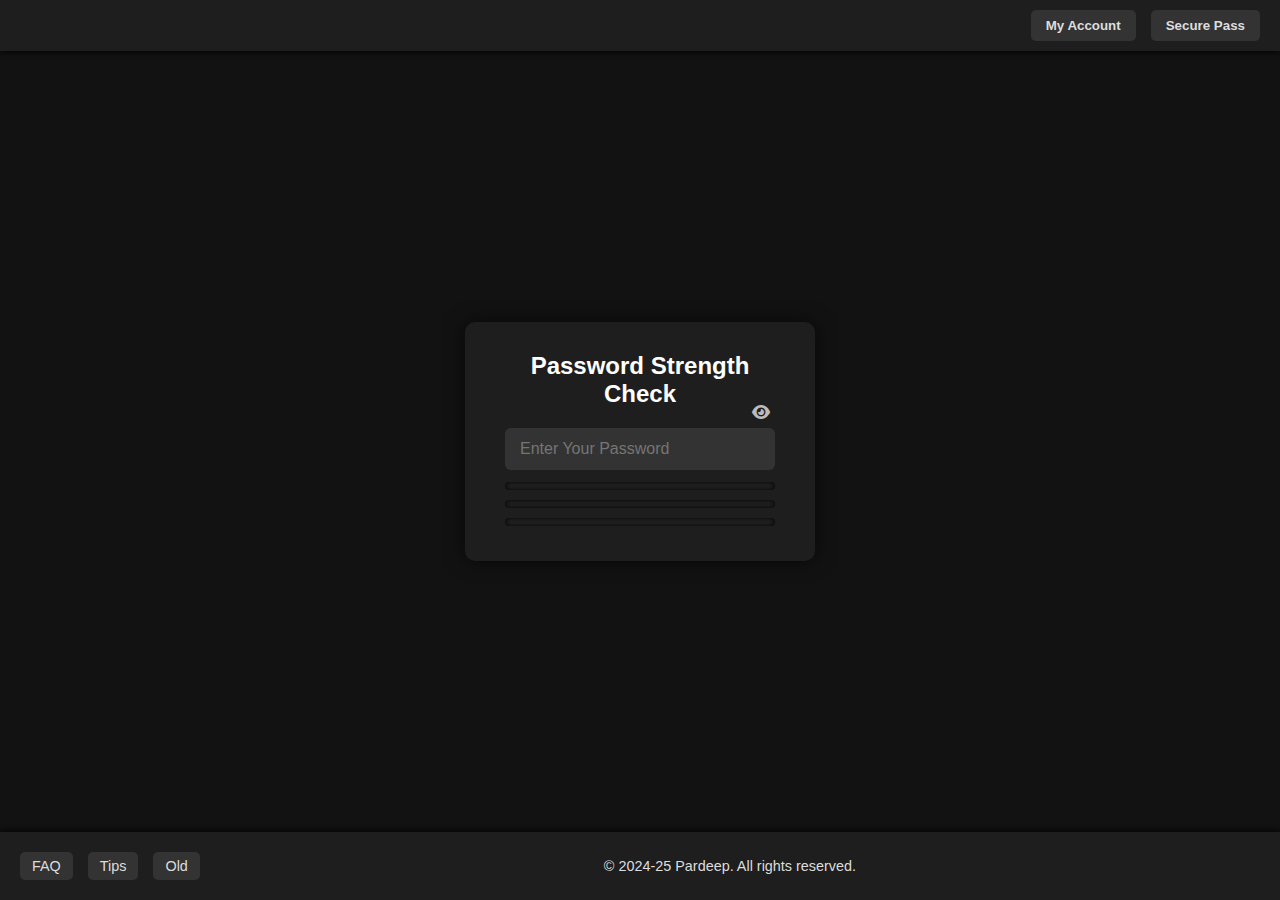
<file: index.html>
<!DOCTYPE html>
<html lang="en">
<head>
    <meta charset="UTF-8" />
    <meta name="viewport" content="width=device-width, initial-scale=1" />
    <title>Password Strength Checker</title>
    <link
    
      rel="stylesheet"
      href="https://cdnjs.cloudflare.com/ajax/libs/font-awesome/6.0.0-beta3/css/all.min.css"
    />
    <link rel="stylesheet" href="style.css" />

</head>
<body>
    <nav class="top-nav">
        <button onclick="location.href='/Account.html'">My Account</button>
                <button onclick="location.href='/pass.html'">Secure Pass</button>

    </nav>

    <main>
        <div class="box">
            <h2>Password Strength <span id="text">Check</span></h2>
            <input type="password" id="password" placeholder="Enter Your Password" />
            <i class="fas fa-eye eye-icon" id="togglePassword"></i>

            <div id="crack-time"></div>

            <div class="password-strength" id="strength-bar-1"></div>
            <div class="password-strength" id="strength-bar-2"></div>
            <div class="password-strength" id="strength-bar-3"></div>
        </div>
    </main>
  <!-- © 2024-2025 Pardeep Kumar -->

    <footer>
        <div class="footer-left">
            <a href="/faq.html">FAQ</a>
            <a href="/tips.html">Tips</a>
            <a href="/Old.html">Old</a>

            
        </div>
        <div class="footer-center">
            &copy; 2024-25 Pardeep. All rights reserved.
        </div>
        <div class="footer-right">
        </div>




    </footer>

    <script>
        const passwordInput = document.getElementById('password');
        const strengthText = document.getElementById('text');
        const crackTime = document.getElementById('crack-time');
        const togglePassword = document.getElementById('togglePassword');
        const strengthBars = [
            document.getElementById('strength-bar-1'),
            document.getElementById('strength-bar-2'),
            document.getElementById('strength-bar-3'),
        ];

        const charsetSize = (password) => {
            let size = 0;
            if (/[a-z]/.test(password)) size += 26;
            if (/[A-Z]/.test(password)) size += 26;
            if (/[0-9]/.test(password)) size += 10;
            if (/[^a-zA-Z0-9]/.test(password)) size += 32;
            return size;
        };

        const formatTime = (seconds) => {
            if (seconds < 1) return "Instantly";
            const units = [
                { name: "year", value: 31536000 },
                { name: "day", value: 86400 },
                { name: "hour", value: 3600 },
                { name: "minute", value: 60 },
                { name: "second", value: 1 }
            ];
            let result = [];
            for (const unit of units) {
                const amt = Math.floor(seconds / unit.value);
                if (amt > 0) {
                    result.push(`${amt} ${unit.name}${amt > 1 ? "s" : ""}`);
                    seconds -= amt * unit.value;
                }
                if (result.length === 2) break;
            }
            return result.join(", ");
        };

        passwordInput.addEventListener('input', function () {
            const password = passwordInput.value;
            if (!password) {
                strengthText.textContent = '';
                crackTime.textContent = '';
                strengthBars.forEach(bar => (bar.style.background = '#222'));
                return;
            }

            const length = password.length;
            const charset = charsetSize(password);
            const entropy = Math.log2(Math.pow(charset, length));
            const guesses = Math.pow(2, entropy);
            const attemptsPerSecond = 1e9; // 1 billion guesses per second
            const seconds = guesses / attemptsPerSecond;
            const timeToCrack = formatTime(seconds);

            let strength = 0;
            let color = '#ff2c1c';
            let label = 'Weak';

            const hasLower = /[a-z]/.test(password);
            const hasUpper = /[A-Z]/.test(password);
            const hasNumber = /[0-9]/.test(password);
            const hasSpecial = /[^a-zA-Z0-9]/.test(password);
            const repeatCheck = /(.)\1{2,}/.test(password);

            if (length >= 8) strength++;
            if (hasLower && hasUpper) strength++;
            if (hasNumber && hasSpecial) strength++;
            if (hasLower && hasUpper && hasNumber && hasSpecial && length >= 12) strength++;

            if (repeatCheck) {
                strength = 1;
                label = 'Repetitive';
                color = '#ff2c1c';
            } else if (strength === 4) {
                label = 'Very Strong';
                color = '#007bff';
            } else if (strength === 3) {
                label = 'Strong';
                color = '#12ff12';
            } else if (strength === 2) {
                label = 'Medium';
                color = '#ff9800';
            }

            strengthText.textContent = label;
            strengthText.style.color = color;
            crackTime.textContent = `Estimated crack time: ${timeToCrack}`;
            crackTime.style.color = '#ddd';

            strengthBars.forEach((bar, index) => {
                if (index < strength) {
                    bar.style.background = color;
                } else {
                    bar.style.background = '#222';
                }
            });
        });

        togglePassword.addEventListener('click', function () {
            if (passwordInput.type === 'password') {
                passwordInput.type = 'text';
                togglePassword.classList.remove('fa-eye');
                togglePassword.classList.add('fa-eye-slash');
            } else {
                passwordInput.type = 'password';
                togglePassword.classList.remove('fa-eye-slash');
                togglePassword.classList.add('fa-eye');
            }
        });
    </script>
</body>
</html>
</file>
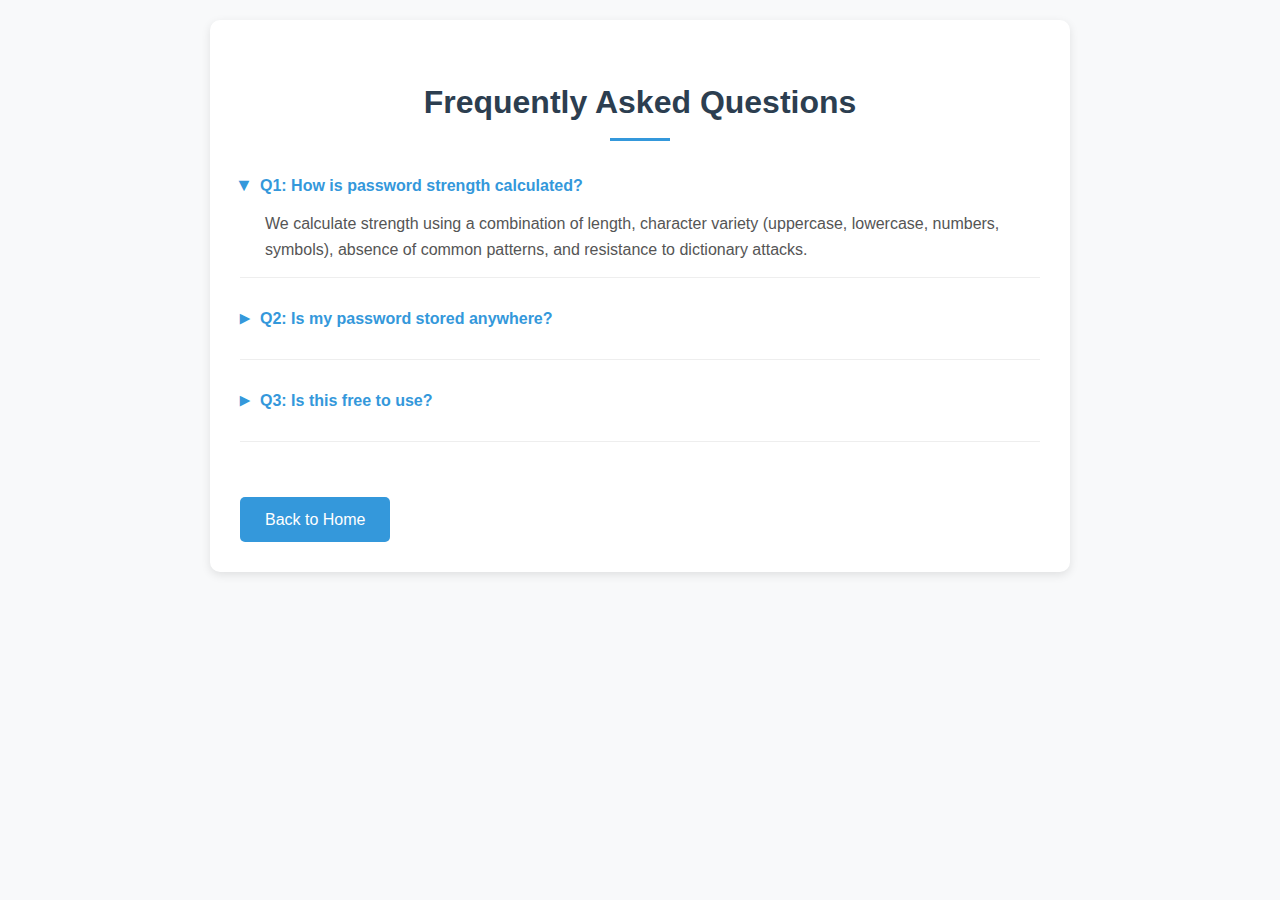
<file: faq.html>
<!DOCTYPE html>
<html lang="en">
<head>
  <meta charset="UTF-8" />
  <meta name="viewport" content="width=device-width, initial-scale=1.0" />
  <title>FAQ</title>
  <style>
    body {
      font-family: 'Segoe UI', Tahoma, Geneva, Verdana, sans-serif;
      line-height: 1.6;
      margin: 0;
      padding: 20px;
      background-color: #f8f9fa;
      color: #333;
    }
    
    .container {
      max-width: 800px;
      margin: 0 auto;
      background: white;
      padding: 30px;
      border-radius: 10px;
      box-shadow: 0 3px 10px rgba(0,0,0,0.1);
    }
    
    h2 {
      color: #2c3e50;
      text-align: center;
      margin-bottom: 30px;
      font-size: 2rem;
      position: relative;
    }
    
    h2::after {
      content: "";
      display: block;
      width: 60px;
      height: 3px;
      background: #3498db;
      margin: 10px auto;
    }
    
    .faq-item {
      margin-bottom: 25px;
      border-bottom: 1px solid #eee;
      padding-bottom: 15px;
    }
    
    h4 {
      color: #3498db;
      cursor: pointer;
      display: flex;
      align-items: center;
      margin-bottom: 10px;
    }
    
    h4::before {
      content: "▸";
      margin-right: 10px;
      font-size: 1.2rem;
      transition: transform 0.3s;
    }
    
    h4.active::before {
      transform: rotate(90deg);
    }
    
    p {
      margin: 0;
      padding: 0 25px;
      max-height: 0;
      overflow: hidden;
      transition: max-height 0.3s ease-out;
      color: #555;
    }
    
    .back-btn {
      display: inline-block;
      margin-top: 30px;
      padding: 10px 25px;
      background-color: #3498db;
      color: white;
      text-decoration: none;
      border-radius: 5px;
      transition: all 0.3s;
    }
    
    .back-btn:hover {
      background-color: #2980b9;
      transform: translateY(-2px);
      box-shadow: 0 4px 8px rgba(0,0,0,0.1);
    }

    @media (max-width: 600px) {
      .container {
        padding: 20px;
      }
      
      h2 {
        font-size: 1.5rem;
      }
    }
  </style>
</head>
<body>
  <div class="container">
    <h2>Frequently Asked Questions</h2>
    
    <div class="faq-item">
      <h4 onclick="toggleAnswer(this)">Q1: How is password strength calculated?</h4>
      <p>We calculate strength using a combination of length, character variety (uppercase, lowercase, numbers, symbols), absence of common patterns, and resistance to dictionary attacks.</p>
    </div>
    
    <div class="faq-item">
      <h4 onclick="toggleAnswer(this)">Q2: Is my password stored anywhere?</h4>
      <p>Absolutely not. This tool processes your password client-side only - it never leaves your browser or gets transmitted to any server.</p>
    </div>
    
    <div class="faq-item">
      <h4 onclick="toggleAnswer(this)">Q3: Is this free to use?</h4>
      <p>Yes! This educational tool will always remain completely free to use, with no hidden costs or premium features.</p>
    </div>
    
    <a href="/index.html" class="back-btn">Back to Home</a>
  </div>

  <script>
    function toggleAnswer(element) {
      element.classList.toggle('active');
      const answer = element.nextElementSibling;
      if (answer.style.maxHeight) {
        answer.style.maxHeight = null;
      } else {
        answer.style.maxHeight = answer.scrollHeight + 'px';
      }
    }
    
    document.addEventListener('DOMContentLoaded', function() {
      const firstQuestion = document.querySelector('h4');
      if (firstQuestion) {
        toggleAnswer(firstQuestion);
      }
    });
  </script>
</body>
</html>
</file>
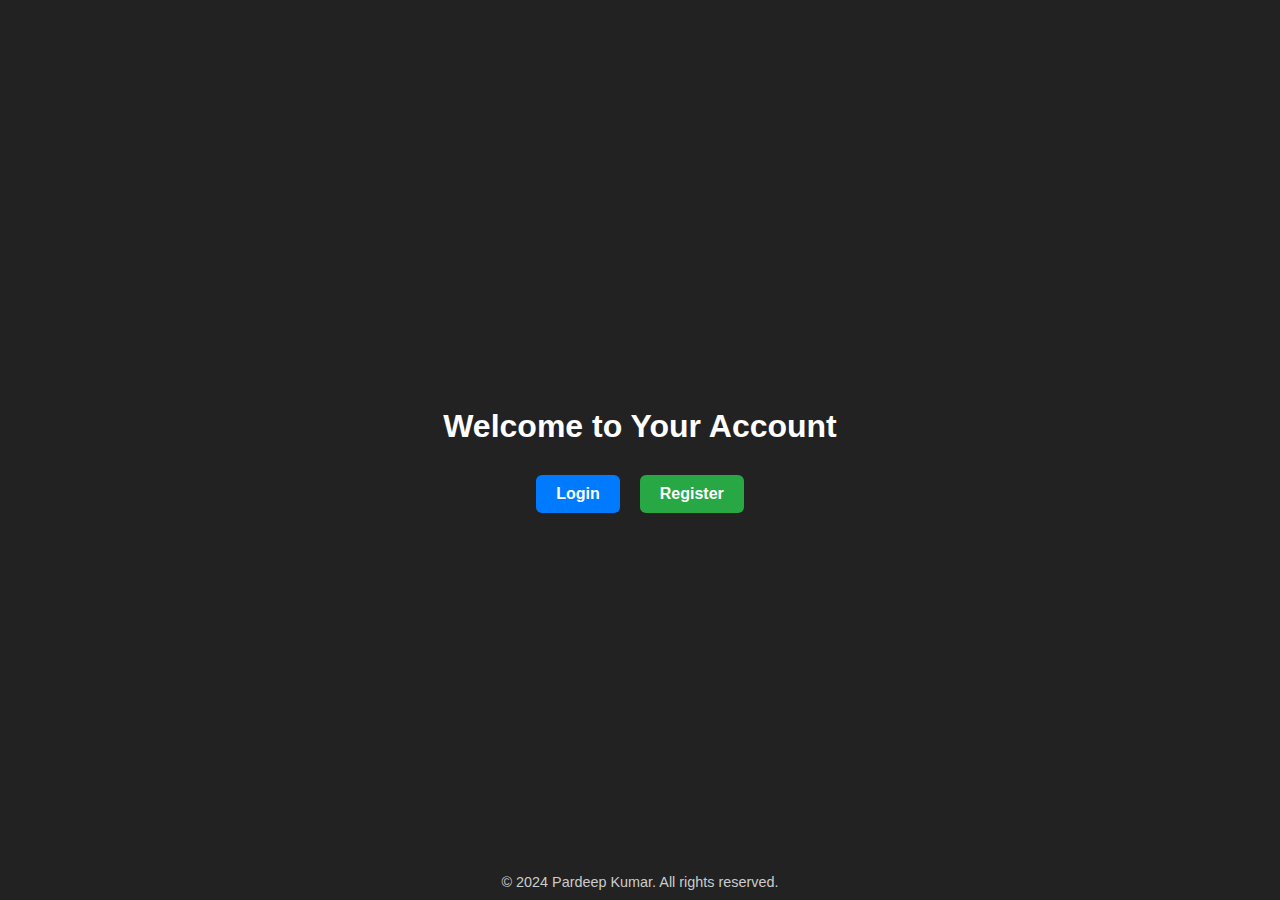
<file: login.html>
<!DOCTYPE html>
<html lang="en">
<head>
  <meta charset="UTF-8" />
  <meta name="viewport" content="width=device-width, initial-scale=1.0"/>
  <title>Account | Login & Register</title>
  <style>
    body {
      background: #222;
      font-family: Consolas, sans-serif;
      display: flex;
      flex-direction: column;
      align-items: center;
      justify-content: center;
      height: 100vh;
      margin: 0;
      color: #fff;
    }

    h1 {
      margin-bottom: 30px;
      font-size: 2em;
    }

    .account-links {
      display: flex;
      gap: 20px;
    }

    .account-links a {
      text-decoration: none;
      color: #fff;
      padding: 10px 20px;
      border-radius: 6px;
      font-weight: bold;
      transition: background 0.3s;
    }

    #login-link {
      background-color: #007bff;
    }

    #register-link {
      background-color: #28a745;
    }

    .account-links a:hover {
      opacity: 0.85;
    }

    footer {
      position: absolute;
      bottom: 10px;
      text-align: center;
      width: 100%;
      font-size: 0.9em;
      color: #ccc;
    }
  </style>
</head>
<body>

  <h1>Welcome to Your Account</h1>
  <div class="account-links">
    <a href="register.html" id="login-link">Login</a>
    <a href="register.html" id="register-link">Register</a>
  </div>

  <footer>
    &copy; 2024 Pardeep Kumar. All rights reserved.
  </footer>

</body>
</html>
</file>
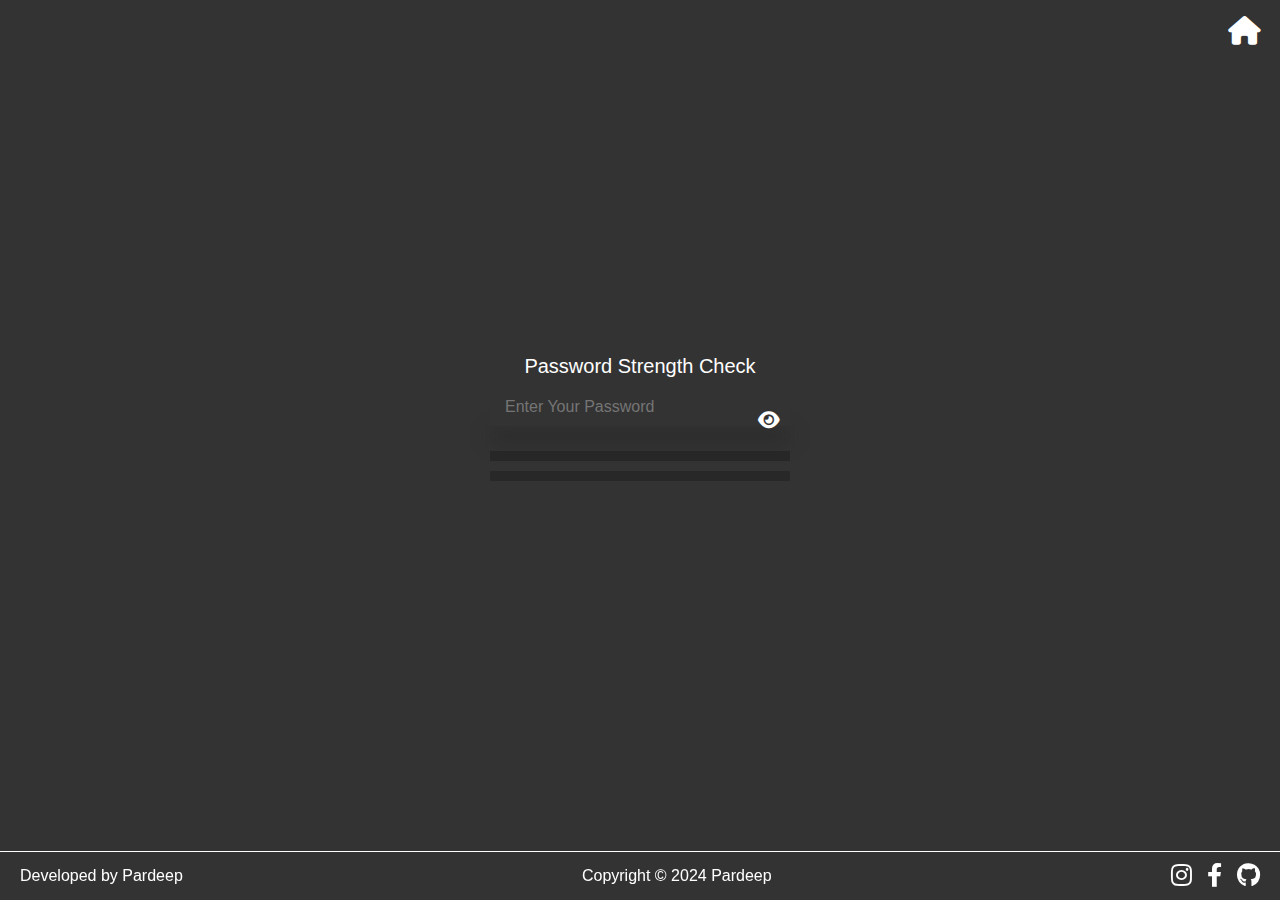
<file: Old.html>
<!DOCTYPE html>
<html lang="en">
<head>
  <!-- © 2024 Pardeep Kumar -->
  <meta charset="UTF-8" />
  <meta name="viewport" content="width=device-width, initial-scale=1.0"/>
  <title>Check Password Strength</title>

  <link rel="stylesheet" href="https://cdnjs.cloudflare.com/ajax/libs/font-awesome/6.0.0-beta3/css/all.min.css"/>
</head>
<body>

  <!-- © 2024-2025 Pardeep Kumar -->
  <a href="index.html" class="home-icon" title="Back to Home">
    <i class="fas fa-home"></i>
  </a>

  <div class="box">
    <h2>Password Strength <span id="text">Check</span></h2>
    <input type="password" id="password" placeholder="Enter Your Password">
    <i class="fas fa-eye eye-icon" id="togglePassword"></i>
    <div class="Password-strength"></div>
    <div class="Password-strength"></div>
    <div class="Password-strength"></div>
  </div>

  <footer>
    <div class="footer-left">
      <div>Developed by Pardeep</div>
    </div>
    <div class="footer-center">
      <div class="footer-content">Copyright © 2024 Pardeep</div>
    </div>
    <div class="footer-icons">
      <a href="https://instagram.com/0101.pardeep" target="_blank" class="footer-icon">
        <i class="fab fa-instagram"></i>
      </a>
      <a href="#" class="footer-icon">
        <i class="fab fa-facebook-f"></i>
      </a>
      <a href="https://github.com/Prdeep24" target="_blank" class="footer-icon">
        <i class="fab fa-github"></i>
      </a>
    </div>
  </footer>

  <style>
    * {
      margin: 0;
      padding: 0;
      box-sizing: border-box;
      font-family: Consolas, sans-serif;
    }

    body {
      display: flex;
      flex-direction: column;
      justify-content: center;
      align-items: center;
      min-height: 100vh;
      background: #333;
      padding-bottom: 60px;
    }

    .home-icon {
      position: absolute;
      top: 15px;
      right: 20px;
      color: white;
      font-size: 1.8em;
      text-decoration: none;
      z-index: 1000;
    }

    .home-icon:hover {
      color: #68d062;
    }

    .box {
      position: relative;
      width: 300px;
      display: flex;
      flex-direction: column;
      align-items: center;
    }

    .box h2 {
      font-size: 1.25em;
      color: #fff;
      font-weight: 500;
      margin-bottom: 0.5em;
    }

    .box input {
      width: 100%;
      z-index: 10;
      font-size: 1rem;
      border: none;
      outline: none;
      padding: 10px 15px;
      padding-right: 40px;
      background: #333;
      color: #fff;
    }

    .eye-icon {
      position: absolute;
      right: 10px;
      top: 50%;
      transform: translateY(-50%);
      cursor: pointer;
      color: white;
      font-size: 1.2em;
      z-index: 11;
    }

    .Password-strength {
      height: 10px;
      width: 100%;
      margin: 5px 0;
      background: #1115;
    }

    .Password-strength:nth-child(3) {
      filter: blur(5px);
    }

    .Password-strength:nth-child(4) {
      filter: blur(10px);
    }

    footer {
      display: flex;
      justify-content: space-between;
      align-items: center;
      padding: 10px 20px;
      background: transparent;
      color: white;
      border-top: 1px solid white;
      position: fixed;
      bottom: 0;
      width: 100%;
    }

    .footer-left {
      display: flex;
      align-items: center;
    }

    .footer-center {
      flex: 1;
      text-align: center;
    }

    .footer-icons {
      display: flex;
      gap: 0.4cm;
    }

    .footer-icon {
      color: white;
      text-decoration: none;
      font-size: 1.5em;
    }

    .footer-icon:hover {
      color: #68d062;
    }
  </style>

  <script>
    let passwordInput = document.getElementById('password');
    let passwordStrengths = document.querySelectorAll('.Password-strength');
    let text = document.getElementById('text');
    let togglePassword = document.getElementById('togglePassword');

    passwordInput.addEventListener('input', function(event) {
      let password = event.target.value;
      let strength = 0;
      let strengthText;
      let gradientColor;

      if (password.length < 6) {
        strengthText = 'weak';
        gradientColor = '#ff2c1c';
      } else if (password.length >= 6 && password.length <= 8) {
        strengthText = 'medium';
        gradientColor = '#ff9800';
      } else if (password.length > 8 && password.length <= 14) {
        strengthText = 'strong';
        gradientColor = '#12ff12';
      } else if (password.length > 14) {
        strengthText = 'very strong';
        gradientColor = '#0044ff';
      }

      let hasLower = /[a-z]/.test(password);
      let hasUpper = /[A-Z]/.test(password);
      let hasNumber = /[0-9]/.test(password);
      let hasSpecial = /[^a-zA-Z0-9]/.test(password);

      if (hasLower && hasUpper && hasNumber && hasSpecial) {
        strength = Math.max(strength, 4);
      } else if (hasLower && hasUpper && (hasNumber || hasSpecial)) {
        strength = Math.max(strength, 3);
      } else if (hasLower && hasUpper) {
        strength = Math.max(strength, 2);
      } else if (hasLower || hasUpper || hasNumber) {
        strength = Math.max(strength, 1);
      }

      if (/(\d)\1{2,}/.test(password) || /(.)\1{2,}/.test(password)) {
        strengthText = 'make a stronger password';
        gradientColor = '#ff2c1c';
        strength = 0;
      }

      text.textContent = strengthText;
      text.style.color = gradientColor;

      passwordStrengths.forEach(passwordStrength => {
        let degree = strength * 30;
        passwordStrength.style.background = `conic-gradient(${gradientColor} ${degree}deg, #1115 ${degree}deg)`;
      });
    });

    togglePassword.addEventListener('click', function() {
      if (passwordInput.type === 'password') {
        passwordInput.type = 'text';
        togglePassword.classList.remove('fa-eye');
        togglePassword.classList.add('fa-eye-slash');
      } else {
        passwordInput.type = 'password';
        togglePassword.classList.remove('fa-eye-slash');
        togglePassword.classList.add('fa-eye');
      }
    });
  </script>
</body>
</html>
</file>
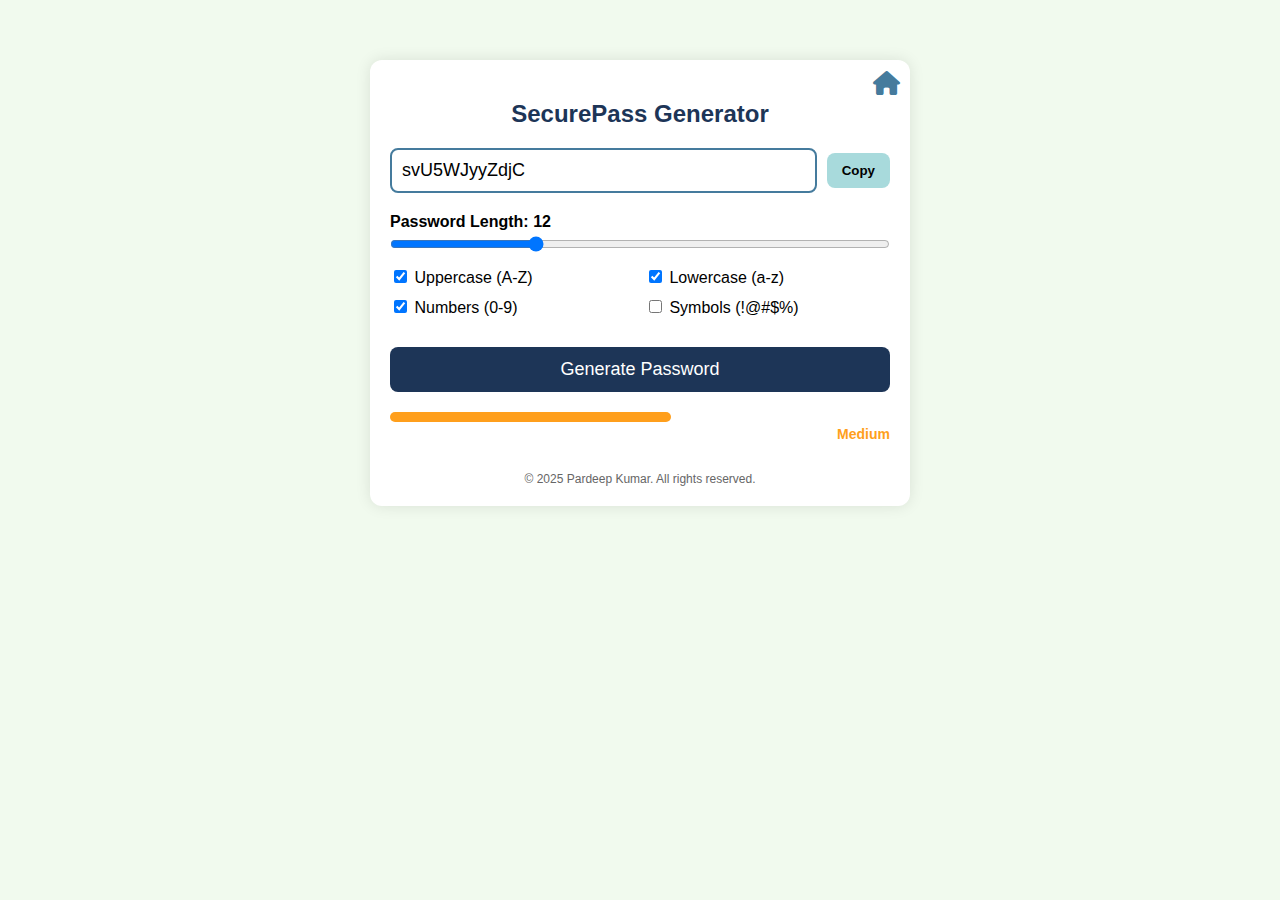
<file: Pass.html>
<!DOCTYPE html>
<html lang="en">
<head>
  <meta charset="UTF-8" />
  <meta name="viewport" content="width=device-width, initial-scale=1.0"/>
  <title>SecurePass Generator | By Pardeep Kumar</title>
  <link rel="stylesheet" href="https://cdnjs.cloudflare.com/ajax/libs/font-awesome/6.4.2/css/all.min.css"/>
  <style>
    :root {
      --primary: #1d3557;
      --secondary: #457b9d;
      --accent: #a8dadc;
      --light: #f1faee;
      --danger: #e63946;
      --dark: #000;
      --success: #06d6a0;
      --warning: #ffb703;
    }

    body {
      margin: 0;
      padding: 0;
      font-family: 'Segoe UI', Tahoma, Geneva, Verdana, sans-serif;
      background-color: var(--light);
      color: var(--dark);
    }

    .container {
      max-width: 500px;
      margin: 60px auto;
      padding: 20px;
      background-color: #fff;
      border-radius: 12px;
      box-shadow: 0 0 15px rgba(0, 0, 0, 0.1);
      position: relative;
    }

    .top-right-icon {
      position: absolute;
      top: 10px;
      right: 10px;
    }

    .top-right-icon a {
      color: var(--secondary);
      font-size: 24px;
      text-decoration: none;
    }

    h2 {
      text-align: center;
      color: var(--primary);
    }

    .password-display {
      display: flex;
      align-items: center;
      margin: 20px 0;
      gap: 10px;
    }

    .password-input {
      flex: 1;
      padding: 10px;
      font-size: 18px;
      border: 2px solid var(--secondary);
      border-radius: 8px;
    }

    .copy-btn {
      padding: 10px 15px;
      background-color: var(--accent);
      border: none;
      cursor: pointer;
      font-weight: bold;
      border-radius: 8px;
      transition: background 0.3s ease;
    }

    .copy-btn:hover {
      background-color: var(--secondary);
      color: #fff;
    }

    .controls label {
      display: block;
      margin-top: 10px;
      font-weight: bold;
    }

    .controls input[type="range"] {
      width: 100%;
      margin: 5px 0;
    }

    .checkboxes {
      display: flex;
      flex-wrap: wrap;
      gap: 10px;
      margin: 10px 0;
    }

    .checkboxes label {
      flex: 1 1 45%;
    }

    .generate-btn {
      width: 100%;
      padding: 12px;
      background-color: var(--primary);
      color: white;
      border: none;
      font-size: 18px;
      border-radius: 8px;
      margin-top: 20px;
      cursor: pointer;
      transition: background 0.3s ease;
    }

    .generate-btn:hover {
      background-color: var(--secondary);
    }

    .strength-meter {
      margin-top: 20px;
    }

    .strength-bar {
      height: 10px;
      background-color: var(--accent);
      border-radius: 6px;
      transition: width 0.3s ease;
    }

    .strength-label {
      text-align: right;
      font-size: 14px;
      margin-top: 4px;
      font-weight: bold;
    }

    .toast {
      position: fixed;
      bottom: 30px;
      left: 50%;
      transform: translateX(-50%);
      background-color: var(--dark);
      color: white;
      padding: 12px 24px;
      border-radius: 24px;
      opacity: 0;
      pointer-events: none;
      transition: opacity 0.4s ease;
      z-index: 9999;
    }

    .toast.show {
      opacity: 1;
      pointer-events: auto;
    }

    .copyright {
      text-align: center;
      font-size: 12px;
      margin-top: 30px;
      color: #666;
    }
  </style>
</head>
<body>
  <div class="container">
    <div class="top-right-icon">
      <a href="/index.html"><i class="fas fa-home"></i></a>
    </div>
    <h2>SecurePass Generator</h2>

    <div class="password-display">
      <input type="text" id="password" class="password-input" readonly>
      <button id="copy-btn" class="copy-btn">Copy</button>
    </div>

    <div class="controls">
      <label for="length-slider">Password Length: <span id="length-value">12</span></label>
      <input type="range" id="length-slider" min="4" max="32" value="12">
    </div>

    <div class="checkboxes">
      <label><input type="checkbox" id="uppercase" checked> Uppercase (A-Z)</label>
      <label><input type="checkbox" id="lowercase" checked> Lowercase (a-z)</label>
      <label><input type="checkbox" id="numbers" checked> Numbers (0-9)</label>
      <label><input type="checkbox" id="symbols"> Symbols (!@#$%)</label>
    </div>

    <button id="generate-btn" class="generate-btn">Generate Password</button>

    <div class="strength-meter">
      <div id="strength-bar" class="strength-bar" style="width: 0%;"></div>
      <div id="strength-value" class="strength-label"></div>
    </div>
    <div class="copyright">
      © 2025 Pardeep Kumar. All rights reserved.
    </div>
  </div>

  <div class="toast" id="toast">Password copied to clipboard!</div>

  <script>
    const passwordInput = document.getElementById('password');
    const copyBtn = document.getElementById('copy-btn');
    const generateBtn = document.getElementById('generate-btn');
    const lengthSlider = document.getElementById('length-slider');
    const lengthValue = document.getElementById('length-value');
    const uppercaseCheckbox = document.getElementById('uppercase');
    const lowercaseCheckbox = document.getElementById('lowercase');
    const numbersCheckbox = document.getElementById('numbers');
    const symbolsCheckbox = document.getElementById('symbols');
    const strengthBar = document.getElementById('strength-bar');
    const strengthValue = document.getElementById('strength-value');
    const toast = document.getElementById('toast');

    const charSets = {
      uppercase: 'ABCDEFGHIJKLMNOPQRSTUVWXYZ',
      lowercase: 'abcdefghijklmnopqrstuvwxyz',
      numbers: '0123456789',
      symbols: '!@#$%^&*()_+-=[]{}|;:,.<>?'
    };

    document.addEventListener('DOMContentLoaded', () => {
      generatePassword();
      lengthSlider.addEventListener('input', () => {
        lengthValue.textContent = lengthSlider.value;
        generatePassword();
      });
      [uppercaseCheckbox, lowercaseCheckbox, numbersCheckbox, symbolsCheckbox].forEach(cb => {
        cb.addEventListener('change', generatePassword);
      });
      copyBtn.addEventListener('click', copyPassword);
      generateBtn.addEventListener('click', generatePassword);
    });

    function generatePassword() {
      let availableChars = '';
      const selectedSets = [];
      if (uppercaseCheckbox.checked) {
        availableChars += charSets.uppercase;
        selectedSets.push(charSets.uppercase);
      }
      if (lowercaseCheckbox.checked) {
        availableChars += charSets.lowercase;
        selectedSets.push(charSets.lowercase);
      }
      if (numbersCheckbox.checked) {
        availableChars += charSets.numbers;
        selectedSets.push(charSets.numbers);
      }
      if (symbolsCheckbox.checked) {
        availableChars += charSets.symbols;
        selectedSets.push(charSets.symbols);
      }
      if (availableChars.length === 0) {
        showToast('Please select at least one character type!', 'error');
        return;
      }
      const length = parseInt(lengthSlider.value);
      let password = [];
      selectedSets.forEach(set => {
        password.push(set[Math.floor(Math.random() * set.length)]);
      });
      for (let i = password.length; i < length; i++) {
        const randChar = availableChars[Math.floor(Math.random() * availableChars.length)];
        password.push(randChar);
      }
      password = shuffleArray(password).join('');
      passwordInput.value = password;
      updatePasswordStrength(password, length, selectedSets.length);
    }

    function shuffleArray(array) {
      for (let i = array.length - 1; i > 0; i--) {
        const j = Math.floor(Math.random() * (i + 1));
        [array[i], array[j]] = [array[j], array[i]];
      }
      return array;
    }

    function copyPassword() {
      const password = passwordInput.value;
      if (!password) return;
      navigator.clipboard.writeText(password).then(() => {
        showToast('Password copied to clipboard!');
      }).catch(() => {
        showToast('Failed to copy password', 'error');
      });
    }

    function updatePasswordStrength(password, length, variety) {
      if (!password) {
        strengthBar.style.width = '0%';
        strengthValue.textContent = '';
        return;
      }
      let strength = 0;
      strength += Math.min(length / 32 * 50, 50);
      strength += (variety / 4) * 30;
      let complexity = 0;
      if (/[A-Z]/.test(password)) complexity += 5;
      if (/[a-z]/.test(password)) complexity += 5;
      if (/[0-9]/.test(password)) complexity += 5;
      if (/[^A-Za-z0-9]/.test(password)) complexity += 5;
      strength += complexity;
      strength = Math.min(strength, 100);
      strengthBar.style.width = strength + '%';

      if (strength < 40) {
        strengthBar.style.backgroundColor = '#ef233c';
        strengthValue.textContent = 'Weak';
        strengthValue.style.color = '#ef233c';
      } else if (strength < 70) {
        strengthBar.style.backgroundColor = '#ff9f1c';
        strengthValue.textContent = 'Medium';
        strengthValue.style.color = '#ff9f1c';
      } else if (strength < 90) {
        strengthBar.style.backgroundColor = '#2ec4b6';
        strengthValue.textContent = 'Strong';
        strengthValue.style.color = '#2ec4b6';
      } else {
        strengthBar.style.backgroundColor = '#4361ee';
        strengthValue.textContent = 'Very Strong';
        strengthValue.style.color = '#4361ee';
      }
    }

    function showToast(message, type = 'success') {
      toast.textContent = message;
      toast.style.background = type === 'error' ? 'var(--danger)' : (type === 'warning' ? 'var(--warning)' : 'var(--dark)');
      toast.classList.add('show');
      setTimeout(() => toast.classList.remove('show'), 3000);
    }
  </script>
</body>
</html>
</file>
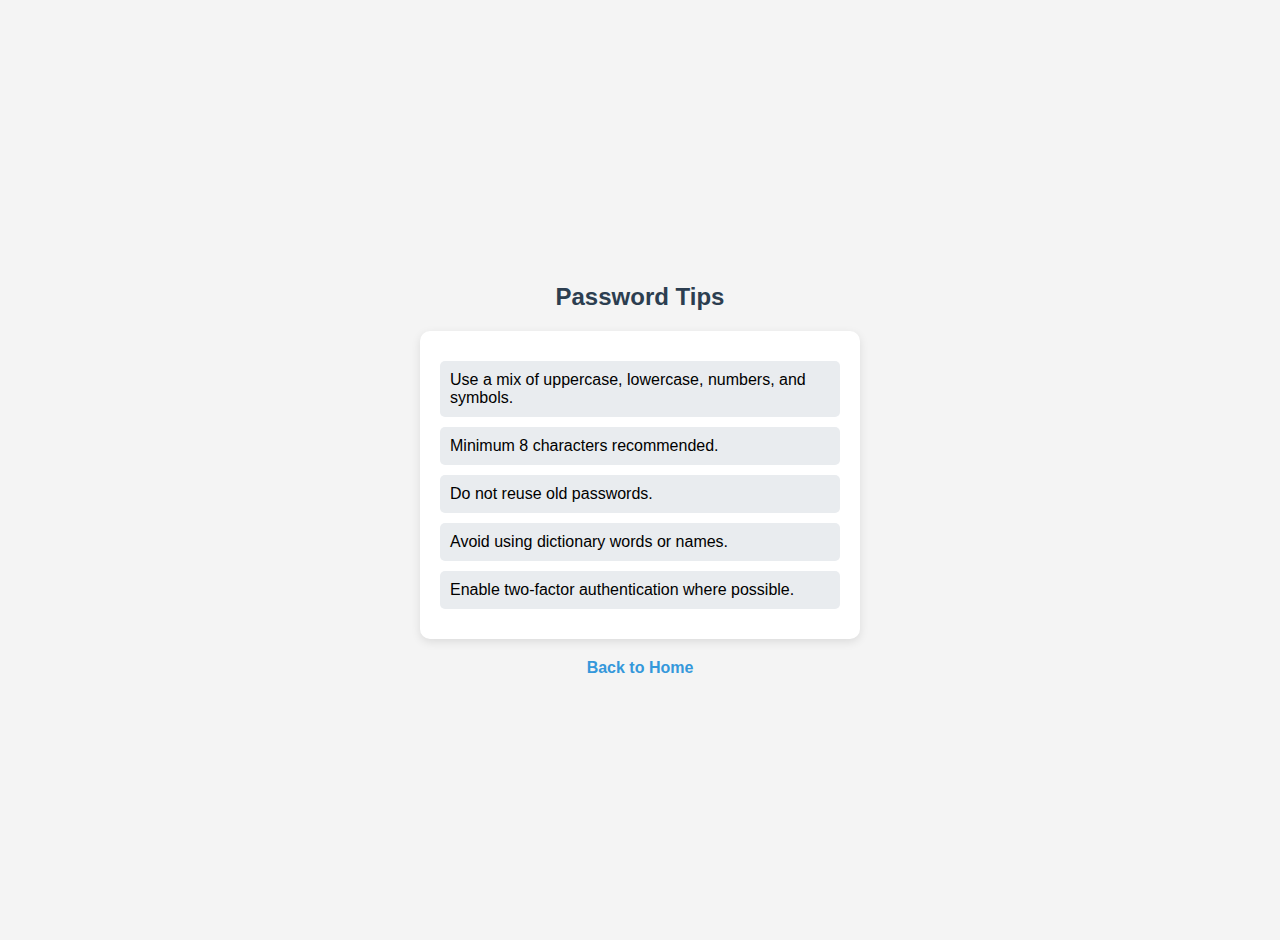
<file: tips.html>
<!DOCTYPE html>
<html lang="en">
<head>
  <meta charset="UTF-8" />
  <meta name="viewport" content="width=device-width, initial-scale=1.0" />
  <title>Password Tips</title>
  <style>
    body {
      font-family: 'Segoe UI', Tahoma, Geneva, Verdana, sans-serif;
      background-color: #f4f4f4;
      margin: 0;
      padding: 20px;
      display: flex;
      flex-direction: column;
      align-items: center;
      justify-content: center;
      height: 100vh;
    }

    h2 {
      color: #2c3e50;
      margin-bottom: 20px;
    }

    ul {
      list-style-type: none;
      padding: 0;
      margin: 0;
      background: white;
      border-radius: 10px;
      box-shadow: 0 3px 10px rgba(0, 0, 0, 0.1);
      width: 100%;
      max-width: 400px;
      padding: 20px;
    }

    li {
      margin: 10px 0;
      padding: 10px;
      background: #e9ecef;
      border-radius: 5px;
      transition: background 0.3s;
    }

    li:hover {
      background: #d1d1d1;
    }

    a {
      margin-top: 20px;
      text-decoration: none;
      color: #3498db;
      font-weight: bold;
    }

    a:hover {
      text-decoration: underline;
    }
  </style>
</head>
<body>
  <h2>Password Tips</h2>
  <ul>
    <li>Use a mix of uppercase, lowercase, numbers, and symbols.</li>
    <li>Minimum 8 characters recommended.</li>
    <li>Do not reuse old passwords.</li>
    <li>Avoid using dictionary words or names.</li>
    <li>Enable two-factor authentication where possible.</li>
  </ul>
  <a href="/index.html">Back to Home</a>
</body>
</html>
</file>
<file: style.css>
* {
    margin: 0;
    padding: 0;
    box-sizing: border-box;
}

/* Pardeep Kumar */
body {
    background-color: #121212;
    color: #ddd;
    font-family: 'Segoe UI', Tahoma, Geneva, Verdana, sans-serif;
    min-height: 100vh;
    display: flex;
    flex-direction: column;
}

/* Raj */
nav.top-nav {
    width: 100%;
    background: #1e1e1e;
    padding: 10px 20px;
    display: flex;
    justify-content: flex-end;
    align-items: center;
    gap: 15px;
    position: sticky;
    top: 0;
    z-index: 1000;
    box-shadow: 0 2px 5px rgba(0, 0, 0, 0.7);
}

nav.top-nav button {
    background-color: #333;
    border: none;
    color: #ddd;
    padding: 8px 15px;
    border-radius: 5px;
    cursor: pointer;
    font-weight: 600;
    transition: background 0.3s ease;
}

nav.top-nav button:hover {
    background-color: #007bff;
    color: #fff;
}

/* Main Content */
main {
    flex: 1;
    display: flex;
    justify-content: center;
    align-items: center;
    padding: 20px;
}

.box {
    background: #1e1e1e;
    padding: 30px 40px;
    border-radius: 10px;
    width: 350px;
    box-shadow: 0 0 20px rgba(0, 0, 0, 0.6);
    position: relative;
}

.box h2 {
    margin-bottom: 20px;
    font-weight: 600;
    color: #fff;
    text-align: center;
}

.box input[type="password"] {
    width: 100%;
    padding: 12px 40px 12px 15px;
    font-size: 1rem;
    border-radius: 6px;
    border: none;
    background: #333;
    color: #eee;
    outline: none;
}

/* Eye Icon */
.eye-icon {
    position: absolute;
    right: 45px;
    top: 82px;
    cursor: pointer;
    color: #bbb;
    transition: color 0.3s ease;
}

.eye-icon:hover {
    color: #fff;
}

/* Strength Meter and Time */
#crack-time {
    margin-top: 12px;
    font-size: 0.9rem;
    text-align: center;
    color: #ddd;
}

.password-strength {
    height: 8px;
    border-radius: 4px;
    margin: 10px 0 5px 0;
    background: #222;
    box-shadow: inset 0 0 5px #000;
}

/* Footer Styling */
footer {
    background: #1e1e1e;
    color: #ddd;
    padding: 15px 20px;
    display: flex;
    justify-content: space-between;
    align-items: center;
    flex-wrap: wrap;
    font-size: 0.9rem;
    box-shadow: 0 -2px 5px rgba(0, 0, 0, 0.7);
}

footer .footer-left,
footer .footer-center,
footer .footer-right {
    display: flex;
    align-items: center;
    gap: 15px;
    margin: 5px 0;
}

footer a {
    color: #ddd;
    text-decoration: none;
    padding: 6px 12px;
    background: #333;
    border-radius: 5px;
    transition: background 0.3s ease;
}

footer a:hover {
    background: #007bff;
    color: #fff;
}

/* Responsive Design */
@media (max-width: 600px) {
    nav.top-nav {
        flex-direction: row;
        justify-content: center;
        flex-wrap: wrap;
        gap: 10px;
    }

    footer {
        flex-direction: column;
        align-items: center;
        text-align: center;
        gap: 10px;
    }

    .box {
        width: 90%;
        max-width: 400px;
    }
}
</file>
